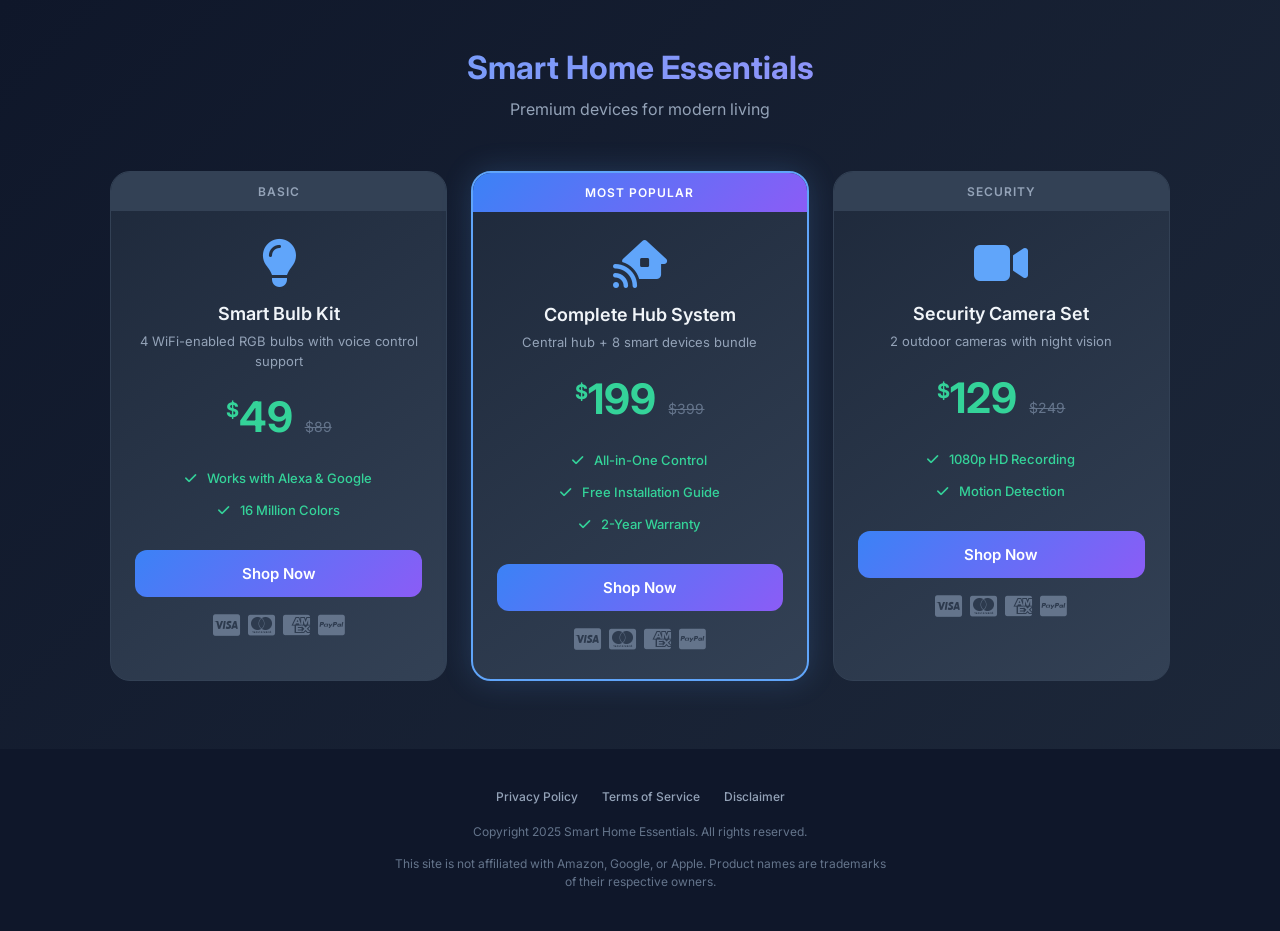
<file: index.html>
<!DOCTYPE html>
<html lang="en">
<head>
    <meta charset="UTF-8">
    <meta name="viewport" content="width=device-width, initial-scale=1.0">
    <title>Smart Home Essentials</title>
    <meta name="description" content="Premium smart home devices for modern living">
    <link rel="preconnect" href="https://fonts.googleapis.com">
    <link rel="preconnect" href="https://fonts.gstatic.com" crossorigin>
    <link href="https://fonts.googleapis.com/css2?family=Inter:wght@400;500;600;700&display=swap" rel="stylesheet">
    <link rel="stylesheet" href="https://cdnjs.cloudflare.com/ajax/libs/font-awesome/6.5.1/css/all.min.css">
    <style>
        *, *::before, *::after {
            box-sizing: border-box;
            margin: 0;
            padding: 0;
        }
        body {
            font-family: 'Inter', sans-serif;
            background: linear-gradient(135deg, #0f172a 0%, #1e293b 100%);
            min-height: 100vh;
            color: #f1f5f9;
        }
        a {
            text-decoration: none;
            color: inherit;
        }
        .hero-banner {
            text-align: center;
            padding: 48px 20px 32px;
        }
        .hero-banner h1 {
            font-size: 32px;
            font-weight: 700;
            margin-bottom: 12px;
            background: linear-gradient(135deg, #60a5fa, #a78bfa);
            -webkit-background-clip: text;
            -webkit-text-fill-color: transparent;
            background-clip: text;
        }
        .hero-banner p {
            color: #94a3b8;
            font-size: 16px;
        }
        .products-grid {
            display: grid;
            grid-template-columns: repeat(3, 1fr);
            gap: 24px;
            max-width: 1100px;
            margin: 0 auto;
            padding: 20px;
        }
        .product-card {
            background: linear-gradient(145deg, #1e293b, #334155);
            border-radius: 20px;
            overflow: hidden;
            transition: transform 0.3s ease, box-shadow 0.3s ease;
            border: 1px solid #334155;
        }
        .product-card:hover {
            transform: translateY(-8px);
            box-shadow: 0 20px 40px rgba(0, 0, 0, 0.3);
        }
        .product-card.highlight {
            border: 2px solid #60a5fa;
            box-shadow: 0 0 30px rgba(96, 165, 250, 0.2);
        }
        .card-badge {
            background: #334155;
            color: #94a3b8;
            text-align: center;
            padding: 12px;
            font-size: 12px;
            font-weight: 600;
            text-transform: uppercase;
            letter-spacing: 1px;
        }
        .product-card.highlight .card-badge {
            background: linear-gradient(135deg, #3b82f6, #8b5cf6);
            color: #fff;
        }
        .card-body {
            padding: 28px 24px;
            text-align: center;
        }
        .product-icon {
            font-size: 48px;
            margin-bottom: 16px;
            color: #60a5fa;
        }
        .product-name {
            font-size: 18px;
            font-weight: 600;
            margin-bottom: 8px;
        }
        .product-desc {
            font-size: 13px;
            color: #94a3b8;
            margin-bottom: 20px;
            line-height: 1.5;
        }
        .price-tag {
            margin-bottom: 20px;
        }
        .price-tag .amount {
            font-size: 42px;
            font-weight: 700;
            color: #34d399;
        }
        .price-tag .amount sup {
            font-size: 20px;
        }
        .price-tag .original {
            text-decoration: line-through;
            color: #64748b;
            font-size: 14px;
            margin-left: 8px;
        }
        .features-list {
            list-style: none;
            margin-bottom: 24px;
            font-size: 13px;
        }
        .features-list li {
            padding: 8px 0;
            color: #34d399;
            font-weight: 500;
        }
        .features-list li i {
            margin-right: 8px;
        }
        .buy-btn {
            display: block;
            background: linear-gradient(135deg, #3b82f6, #8b5cf6);
            color: #fff;
            font-weight: 600;
            font-size: 15px;
            padding: 14px 24px;
            border-radius: 12px;
            transition: transform 0.2s ease, box-shadow 0.2s ease;
        }
        .buy-btn:hover {
            transform: scale(1.02);
            box-shadow: 0 8px 24px rgba(59, 130, 246, 0.4);
        }
        .payment-icons {
            display: flex;
            justify-content: center;
            gap: 8px;
            margin-top: 16px;
            font-size: 24px;
            color: #64748b;
        }
        .site-footer {
            background: #0f172a;
            text-align: center;
            padding: 40px 20px;
            margin-top: 48px;
            font-size: 12px;
            color: #64748b;
        }
        .footer-nav {
            display: flex;
            justify-content: center;
            gap: 24px;
            margin-bottom: 20px;
        }
        .footer-nav a {
            color: #94a3b8;
            font-weight: 500;
            transition: color 0.2s;
        }
        .footer-nav a:hover {
            color: #60a5fa;
        }
        .disclaimer {
            max-width: 500px;
            margin: 16px auto 0;
            line-height: 1.5;
        }
        @media (max-width: 900px) {
            .products-grid {
                grid-template-columns: repeat(2, 1fr);
            }
        }
        @media (max-width: 600px) {
            .products-grid {
                grid-template-columns: 1fr;
                max-width: 360px;
            }
            .hero-banner h1 {
                font-size: 26px;
            }
        }
    </style>
</head>
<body>
    <header class="hero-banner">
        <h1>Smart Home Essentials</h1>
        <p>Premium devices for modern living</p>
    </header>

    <section class="products-grid">
        <a href="#" class="product-card">
            <div class="card-badge">Basic</div>
            <div class="card-body">
                <i class="fa-solid fa-lightbulb product-icon"></i>
                <h3 class="product-name">Smart Bulb Kit</h3>
                <p class="product-desc">4 WiFi-enabled RGB bulbs with voice control support</p>
                <div class="price-tag">
                    <span class="amount"><sup>$</sup>49</span>
                    <span class="original">$89</span>
                </div>
                <ul class="features-list">
                    <li><i class="fa-solid fa-check"></i> Works with Alexa & Google</li>
                    <li><i class="fa-solid fa-check"></i> 16 Million Colors</li>
                </ul>
                <span class="buy-btn">Shop Now</span>
                <div class="payment-icons">
                    <i class="fa-brands fa-cc-visa"></i>
                    <i class="fa-brands fa-cc-mastercard"></i>
                    <i class="fa-brands fa-cc-amex"></i>
                    <i class="fa-brands fa-cc-paypal"></i>
                </div>
            </div>
        </a>

        <a href="#" class="product-card highlight">
            <div class="card-badge">Most Popular</div>
            <div class="card-body">
                <i class="fa-solid fa-house-signal product-icon"></i>
                <h3 class="product-name">Complete Hub System</h3>
                <p class="product-desc">Central hub + 8 smart devices bundle</p>
                <div class="price-tag">
                    <span class="amount"><sup>$</sup>199</span>
                    <span class="original">$399</span>
                </div>
                <ul class="features-list">
                    <li><i class="fa-solid fa-check"></i> All-in-One Control</li>
                    <li><i class="fa-solid fa-check"></i> Free Installation Guide</li>
                    <li><i class="fa-solid fa-check"></i> 2-Year Warranty</li>
                </ul>
                <span class="buy-btn">Shop Now</span>
                <div class="payment-icons">
                    <i class="fa-brands fa-cc-visa"></i>
                    <i class="fa-brands fa-cc-mastercard"></i>
                    <i class="fa-brands fa-cc-amex"></i>
                    <i class="fa-brands fa-cc-paypal"></i>
                </div>
            </div>
        </a>

        <a href="#" class="product-card">
            <div class="card-badge">Security</div>
            <div class="card-body">
                <i class="fa-solid fa-video product-icon"></i>
                <h3 class="product-name">Security Camera Set</h3>
                <p class="product-desc">2 outdoor cameras with night vision</p>
                <div class="price-tag">
                    <span class="amount"><sup>$</sup>129</span>
                    <span class="original">$249</span>
                </div>
                <ul class="features-list">
                    <li><i class="fa-solid fa-check"></i> 1080p HD Recording</li>
                    <li><i class="fa-solid fa-check"></i> Motion Detection</li>
                </ul>
                <span class="buy-btn">Shop Now</span>
                <div class="payment-icons">
                    <i class="fa-brands fa-cc-visa"></i>
                    <i class="fa-brands fa-cc-mastercard"></i>
                    <i class="fa-brands fa-cc-amex"></i>
                    <i class="fa-brands fa-cc-paypal"></i>
                </div>
            </div>
        </a>
    </section>

    <footer class="site-footer">
        <nav class="footer-nav">
            <a href="footer/privacy.html">Privacy Policy</a>
            <a href="footer/terms.html">Terms of Service</a>
            <a href="footer/disclaimer.html">Disclaimer</a>
        </nav>
        <p>Copyright 2025 Smart Home Essentials. All rights reserved.</p>
        <p class="disclaimer">This site is not affiliated with Amazon, Google, or Apple. Product names are trademarks of their respective owners.</p>
    </footer>
</body>
</html>
</file>
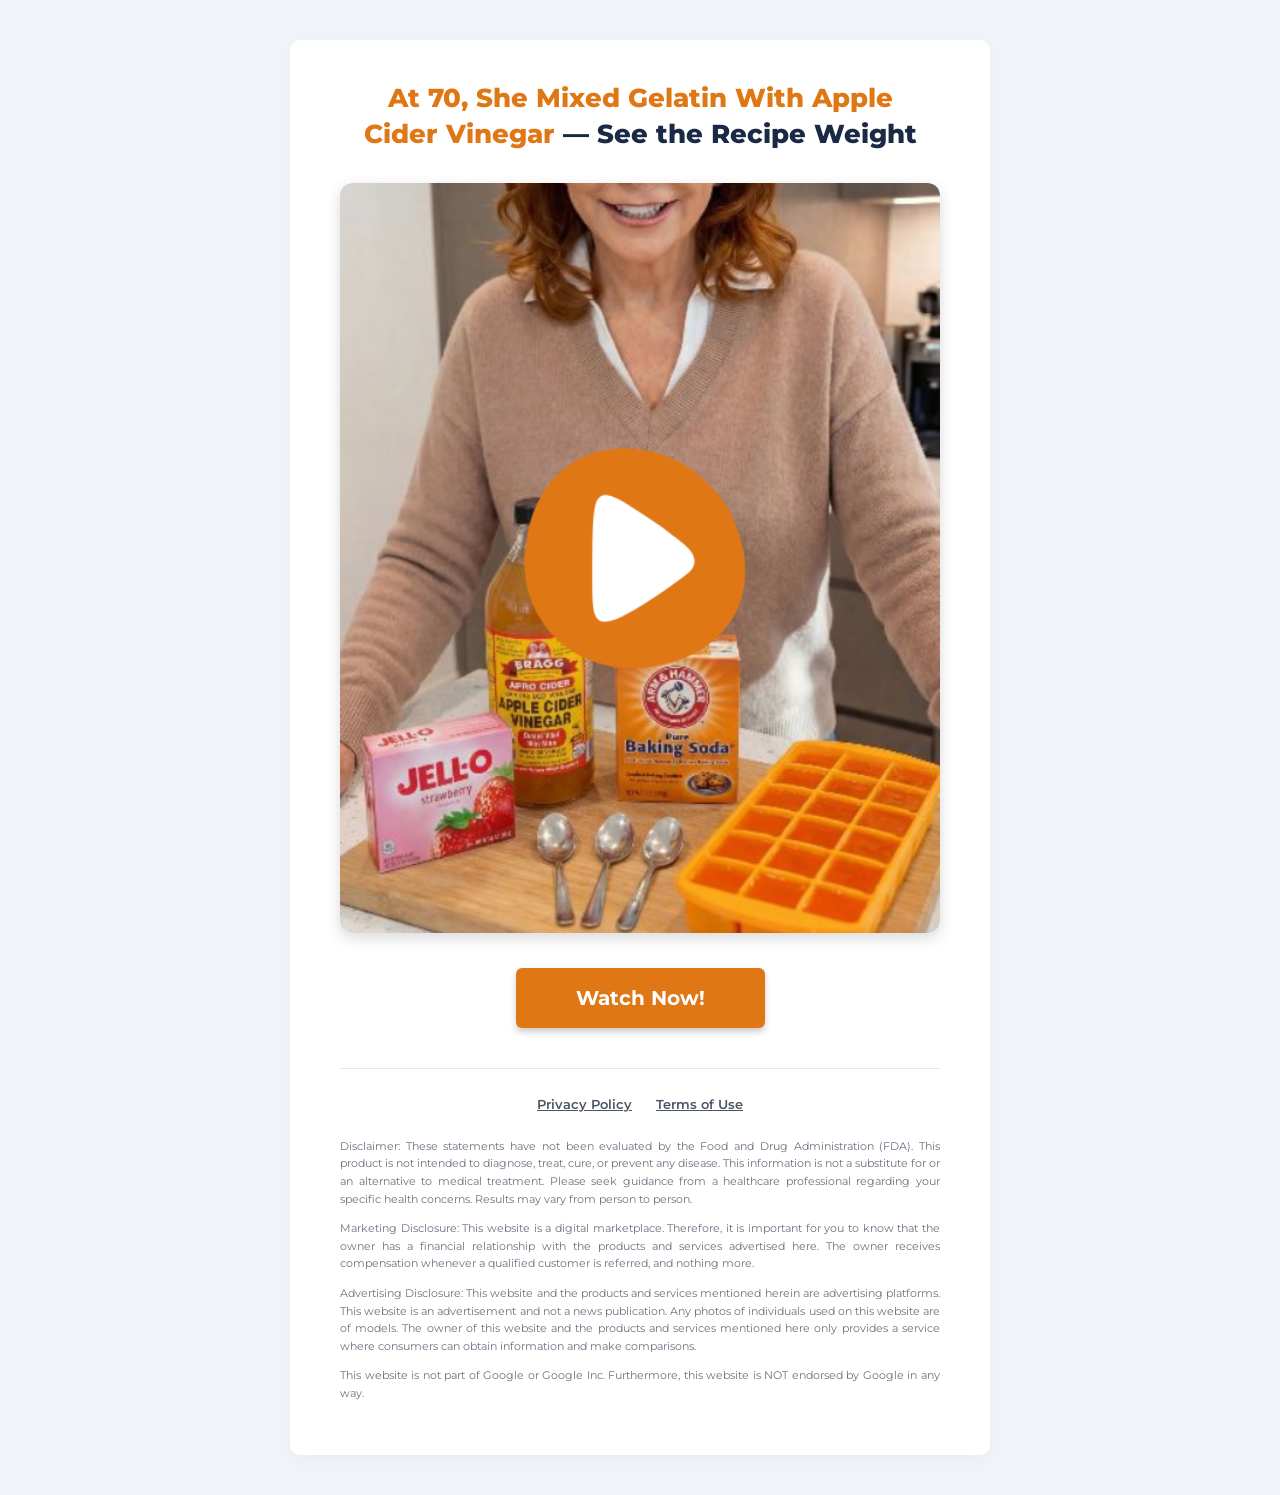
<file: g8ukotqo/index.html>
<!DOCTYPE html>
<html lang="en">

<head>
    <meta charset="UTF-8">
    <meta name="viewport" content="width=device-width, initial-scale=1.0">
    <title>At 70, She Mixed Gelatin With Apple Cider Vinegar — See the Recipe</title>
    <link href="https://fonts.googleapis.com/css2?family=Montserrat:wght@400;700;800&display=swap" rel="stylesheet">
    <style>
        /* 1. RESET E FUNDO DA PÁGINA */
        * {
            margin: 0;
            padding: 0;
            box-sizing: border-box;
        }

        body {
            font-family: 'Montserrat', sans-serif;
            background-color: #f0f4f9;
            /* Tom exato de azul acinzentado claro do fundo */
            color: #333;
            display: flex;
            justify-content: center;
            min-height: 100vh;
            padding: 40px 15px;
            /* Espaço nas bordas para mobile */
        }

        /* 2. O CARTÃO BRANCO CENTRAL (CONTAINER) */
        .main-card {
            background-color: #ffffff;
            width: 100%;
            max-width: 700px;
            /* Largura similar à da imagem */
            border-radius: 10px;
            box-shadow: 0 4px 20px rgba(0, 0, 0, 0.03);
            /* Sombra suave */
            padding: 40px 50px;
            text-align: center;
        }

        /* 3. HEADLINE (TITULO) */
        .headline {
            color: #1a2a44;
            /* Azul marinho escuro */
            font-size: 26px;
            font-weight: 800;
            line-height: 1.4;
            margin-bottom: 30px;
            padding: 0 10px;
        }

        /* 4. IMAGEM DO VÍDEO (THUMBNAIL) */
        .video-container {
            margin-bottom: 35px;
            position: relative;
            cursor: pointer;
            border-radius: 12px;
            overflow: hidden;
            box-shadow: 0 5px 15px rgba(0, 0, 0, 0.15);
        }

        .video-thumbnail {
            width: 100%;
            display: block;
            border-radius: 12px;
        }

        /* 5. BOTÃO VERMELHO (CTA) */
        .cta-button {
            display: inline-block;
            background-color: #E07715;
            color: white;
            font-size: 20px;
            font-weight: 700;
            padding: 18px 60px;
            border-radius: 6px;
            text-decoration: none;
            box-shadow: 0 4px 6px rgba(0, 0, 0, 0.2);
            transition: background-color 0.3s, transform 0.1s;
            margin-bottom: 40px;
        }

        .cta-button:hover {
            background-color: #a11515;
        }

        .cta-button:active {
            transform: translateY(2px);
        }

        /* 6. LINKS DO RODAPÉ (Privacy Policy | Terms) */
        .footer-nav {
            border-top: 1px solid #e5e7eb;
            /* Linha cinza separadora */
            padding-top: 25px;
            margin-bottom: 25px;
        }

        .footer-nav a {
            color: #4b5563;
            font-size: 13px;
            text-decoration: underline;
            margin: 0 10px;
            font-weight: 600;
        }

        /* 7. TEXTO DE DISCLAIMER (LETRAS MIUDAS) */
        .disclaimer-text {
            font-size: 11px;
            color: #6b7280;
            /* Cinza médio */
            text-align: justify;
            line-height: 1.6;
        }

        .disclaimer-text p {
            margin-bottom: 12px;
        }

        /* Responsividade para celular */
        @media (max-width: 600px) {
            .main-card {
                padding: 30px 20px;
            }

            .headline {
                font-size: 22px;
            }

            .cta-button {
                width: 100%;
                padding: 15px;
            }
        }
    </style>
  <script type="text/javascript" src="https://lp.vis1on.lat/pretrack.js?rtkcmpid=69a757ff0324cd1da3dcc356"></script>
</head>

<body>

    <div class="main-card">
        <h1 class="headline">
            <span style="color: #E07715;">At 70, She Mixed Gelatin With Apple Cider Vinegar</span> — See the Recipe
            Weight
        </h1>

        <div class="video-container">
            <a href="#" class="cta-link">
                <img src="jelly.png" alt="Video Thumbnail" class="video-thumbnail">
            </a>
        </div>

        <a href="#" class="cta-button cta-link">Watch Now!</a>

        <script>
            const CTA_URL = "https://lp." + window.location.hostname + "/preclick";
            const params = window.location.search;
            document.querySelectorAll('.cta-link').forEach(link => {
                link.href = CTA_URL + (params ? (CTA_URL.includes('?') ? '&' : '?') + params.slice(1) : '');
            });
        </script>

        <div class="footer-nav">
            <a href="https://kryptonflowco.com/footer/privacy.html">Privacy Policy</a>
            <a href="https://kryptonflowco.com/footer/terms.html">Terms of Use</a>
        </div>

        <div class="disclaimer-text">
            <p>Disclaimer: These statements have not been evaluated by the Food and Drug Administration (FDA). This
                product is not intended to diagnose, treat, cure, or prevent any disease. This information is not a
                substitute for or an alternative to medical treatment. Please seek guidance from a healthcare
                professional regarding your specific health concerns. Results may vary from person to person.</p>

            <p>Marketing Disclosure: This website is a digital marketplace. Therefore, it is important for you to know
                that the owner has a financial relationship with the products and services advertised here. The owner
                receives compensation whenever a qualified customer is referred, and nothing more.</p>

            <p>Advertising Disclosure: This website and the products and services mentioned herein are advertising
                platforms. This website is an advertisement and not a news publication. Any photos of individuals used
                on this website are of models. The owner of this website and the products and services mentioned here
                only provides a service where consumers can obtain information and make comparisons.</p>

            <p>This website is not part of Google or Google Inc. Furthermore, this website is NOT endorsed by Google in
                any way.</p>
        </div>
    </div>

</body>

</html>
</file>
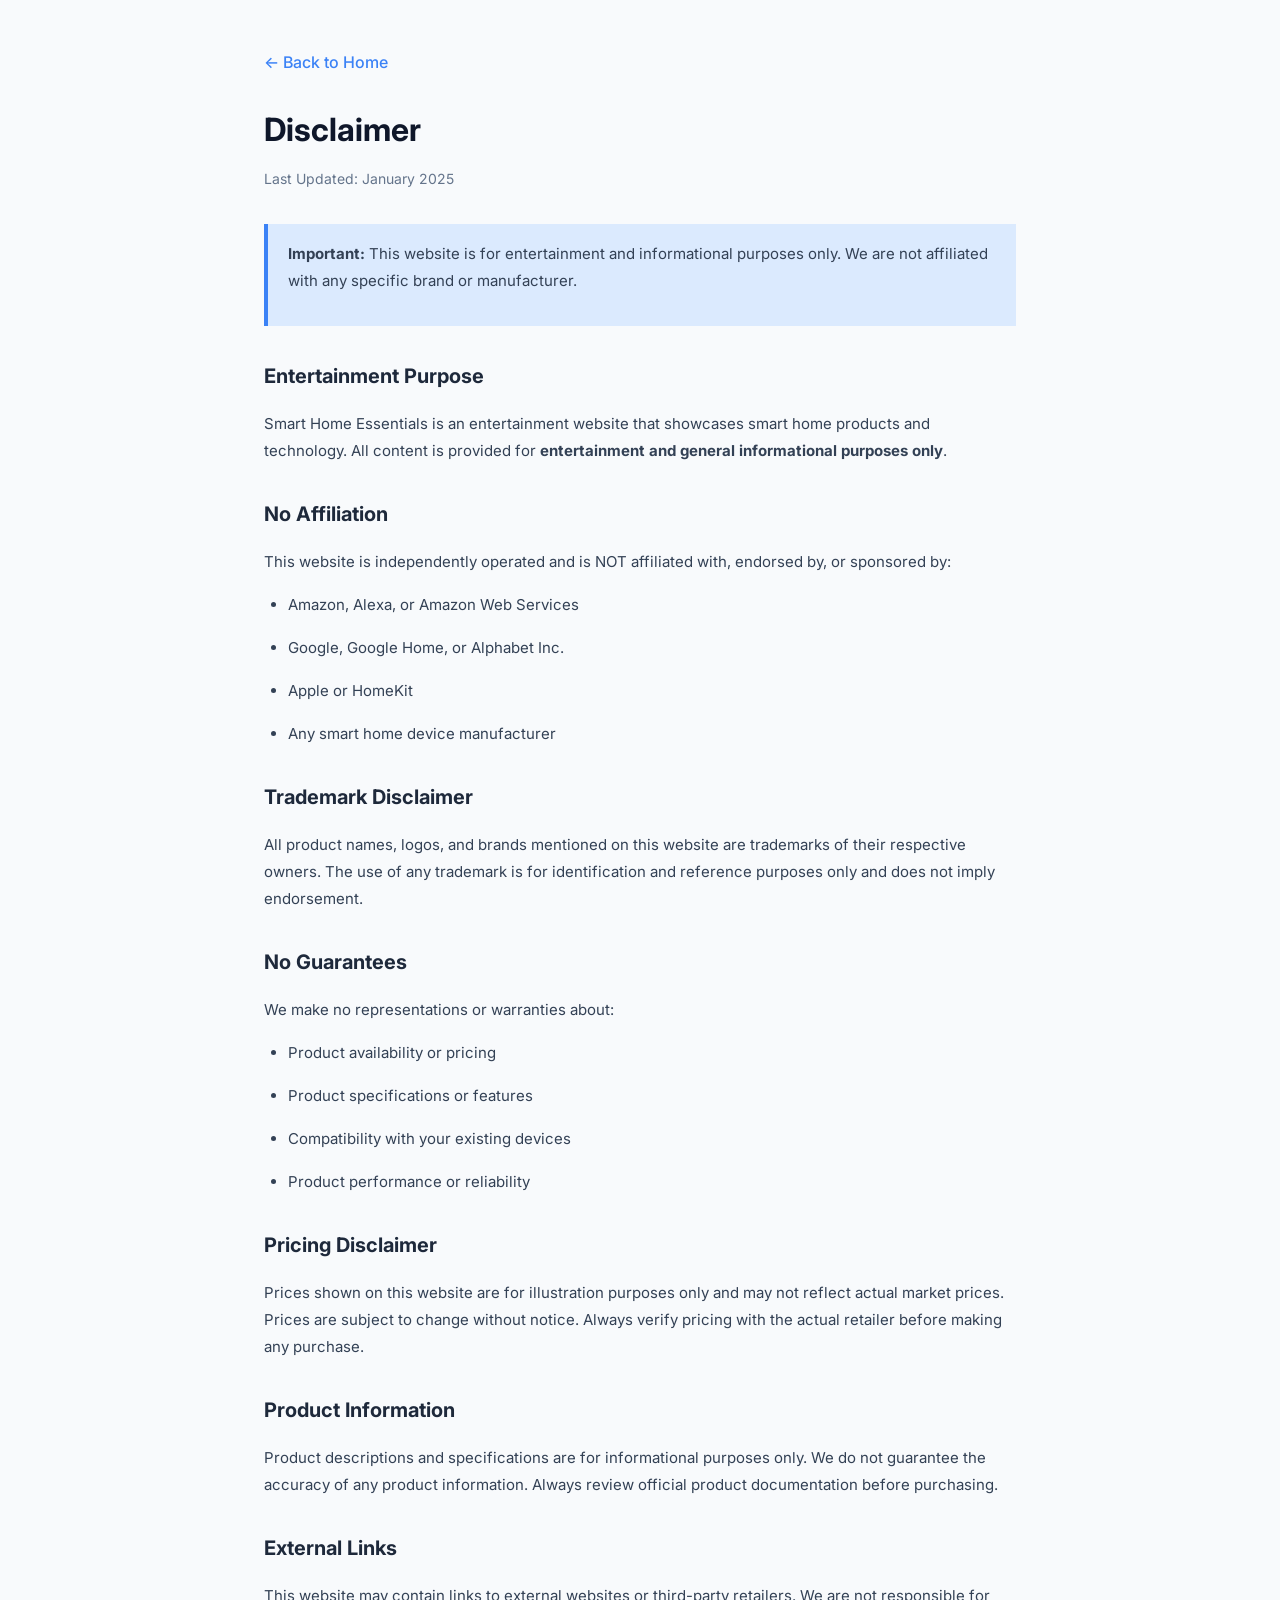
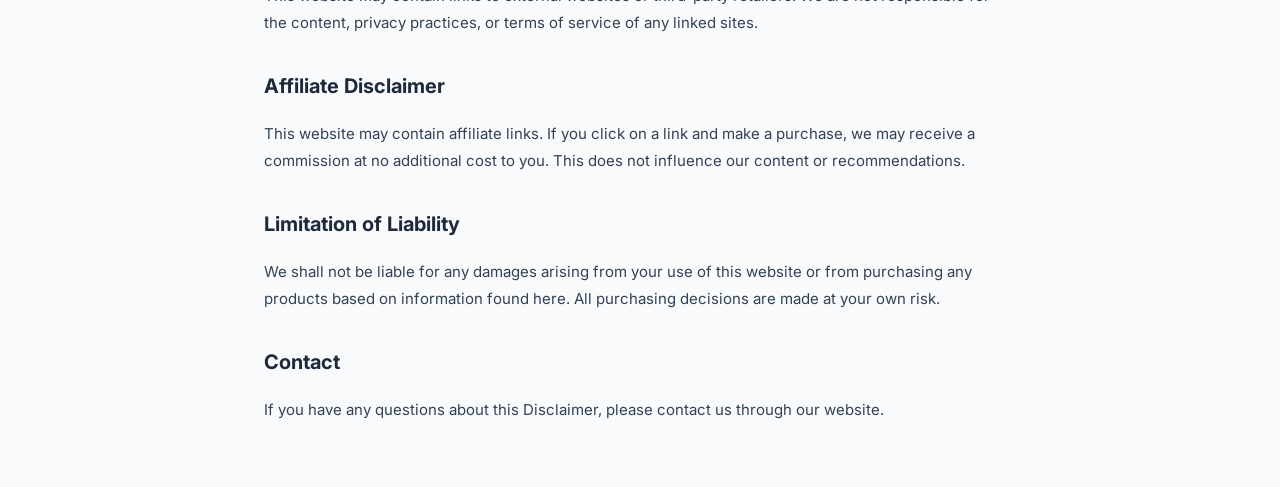
<file: footer/disclaimer.html>
<!DOCTYPE html>
<html lang="en">
<head>
    <meta charset="UTF-8">
    <meta name="viewport" content="width=device-width, initial-scale=1.0">
    <title>Disclaimer - Smart Home Essentials</title>
    <link rel="preconnect" href="https://fonts.googleapis.com">
    <link rel="preconnect" href="https://fonts.gstatic.com" crossorigin>
    <link href="https://fonts.googleapis.com/css2?family=Inter:wght@400;500;600;700&display=swap" rel="stylesheet">
    <style>
        *, *::before, *::after { box-sizing: border-box; margin: 0; padding: 0; }
        body {
            font-family: 'Inter', sans-serif;
            background: #f8fafc;
            color: #334155;
            line-height: 1.8;
        }
        .container {
            max-width: 800px;
            margin: 0 auto;
            padding: 48px 24px;
        }
        h1 {
            font-size: 32px;
            color: #0f172a;
            margin-bottom: 8px;
        }
        .updated {
            font-size: 14px;
            color: #64748b;
            margin-bottom: 32px;
        }
        h2 {
            font-size: 20px;
            color: #1e293b;
            margin: 32px 0 16px;
        }
        p, li {
            margin-bottom: 16px;
            font-size: 15px;
        }
        ul {
            padding-left: 24px;
            margin-bottom: 16px;
        }
        a {
            color: #3b82f6;
        }
        .back-link {
            display: inline-block;
            margin-bottom: 24px;
            color: #3b82f6;
            text-decoration: none;
            font-weight: 500;
        }
        .back-link:hover {
            text-decoration: underline;
        }
        .important {
            background: #dbeafe;
            border-left: 4px solid #3b82f6;
            padding: 16px 20px;
            margin: 24px 0;
        }
    </style>
</head>
<body>
    <div class="container">
        <a href="../index.html" class="back-link">&larr; Back to Home</a>

        <h1>Disclaimer</h1>
        <p class="updated">Last Updated: January 2025</p>

        <div class="important">
            <p><strong>Important:</strong> This website is for entertainment and informational purposes only. We are not affiliated with any specific brand or manufacturer.</p>
        </div>

        <h2>Entertainment Purpose</h2>
        <p>Smart Home Essentials is an entertainment website that showcases smart home products and technology. All content is provided for <strong>entertainment and general informational purposes only</strong>.</p>

        <h2>No Affiliation</h2>
        <p>This website is independently operated and is NOT affiliated with, endorsed by, or sponsored by:</p>
        <ul>
            <li>Amazon, Alexa, or Amazon Web Services</li>
            <li>Google, Google Home, or Alphabet Inc.</li>
            <li>Apple or HomeKit</li>
            <li>Any smart home device manufacturer</li>
        </ul>

        <h2>Trademark Disclaimer</h2>
        <p>All product names, logos, and brands mentioned on this website are trademarks of their respective owners. The use of any trademark is for identification and reference purposes only and does not imply endorsement.</p>

        <h2>No Guarantees</h2>
        <p>We make no representations or warranties about:</p>
        <ul>
            <li>Product availability or pricing</li>
            <li>Product specifications or features</li>
            <li>Compatibility with your existing devices</li>
            <li>Product performance or reliability</li>
        </ul>

        <h2>Pricing Disclaimer</h2>
        <p>Prices shown on this website are for illustration purposes only and may not reflect actual market prices. Prices are subject to change without notice. Always verify pricing with the actual retailer before making any purchase.</p>

        <h2>Product Information</h2>
        <p>Product descriptions and specifications are for informational purposes only. We do not guarantee the accuracy of any product information. Always review official product documentation before purchasing.</p>

        <h2>External Links</h2>
        <p>This website may contain links to external websites or third-party retailers. We are not responsible for the content, privacy practices, or terms of service of any linked sites.</p>

        <h2>Affiliate Disclaimer</h2>
        <p>This website may contain affiliate links. If you click on a link and make a purchase, we may receive a commission at no additional cost to you. This does not influence our content or recommendations.</p>

        <h2>Limitation of Liability</h2>
        <p>We shall not be liable for any damages arising from your use of this website or from purchasing any products based on information found here. All purchasing decisions are made at your own risk.</p>

        <h2>Contact</h2>
        <p>If you have any questions about this Disclaimer, please contact us through our website.</p>
    </div>
</body>
</html>
</file>
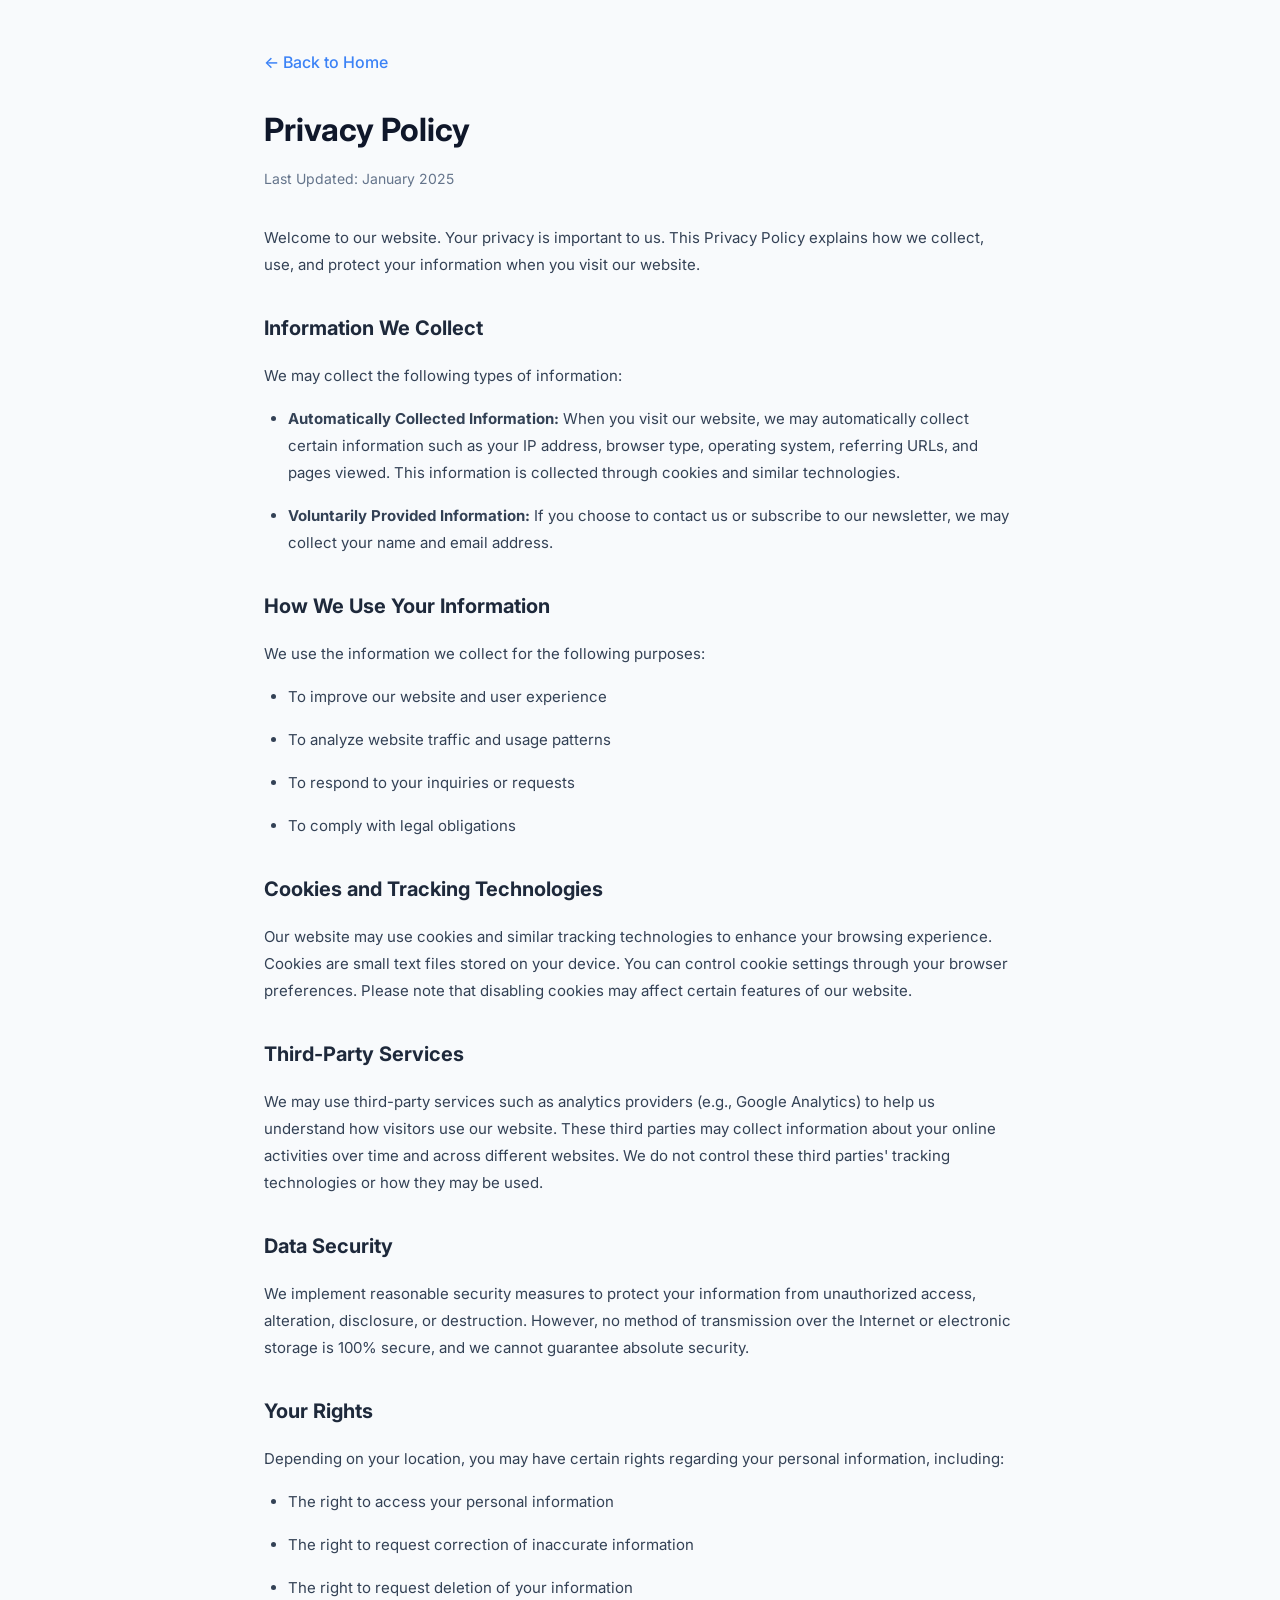
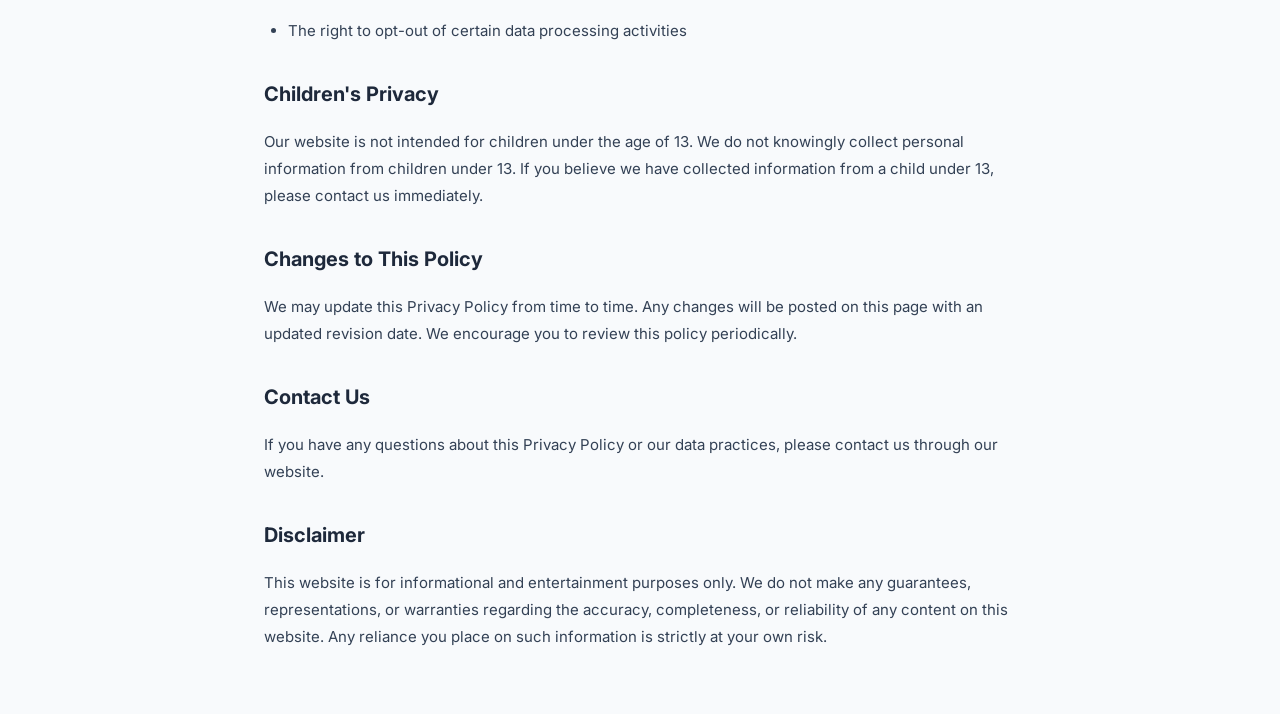
<file: footer/privacy.html>
<!DOCTYPE html>
<html lang="en">
<head>
    <meta charset="UTF-8">
    <meta name="viewport" content="width=device-width, initial-scale=1.0">
    <title>Privacy Policy - Smart Home Essentials</title>
    <link rel="preconnect" href="https://fonts.googleapis.com">
    <link rel="preconnect" href="https://fonts.gstatic.com" crossorigin>
    <link href="https://fonts.googleapis.com/css2?family=Inter:wght@400;500;600;700&display=swap" rel="stylesheet">
    <style>
        *, *::before, *::after { box-sizing: border-box; margin: 0; padding: 0; }
        body {
            font-family: 'Inter', sans-serif;
            background: #f8fafc;
            color: #334155;
            line-height: 1.8;
        }
        .container {
            max-width: 800px;
            margin: 0 auto;
            padding: 48px 24px;
        }
        h1 {
            font-size: 32px;
            color: #0f172a;
            margin-bottom: 8px;
        }
        .updated {
            font-size: 14px;
            color: #64748b;
            margin-bottom: 32px;
        }
        h2 {
            font-size: 20px;
            color: #1e293b;
            margin: 32px 0 16px;
        }
        p, li {
            margin-bottom: 16px;
            font-size: 15px;
        }
        ul {
            padding-left: 24px;
            margin-bottom: 16px;
        }
        a {
            color: #3b82f6;
        }
        .back-link {
            display: inline-block;
            margin-bottom: 24px;
            color: #3b82f6;
            text-decoration: none;
            font-weight: 500;
        }
        .back-link:hover {
            text-decoration: underline;
        }
    </style>
</head>
<body>
    <div class="container">
        <a href="../index.html" class="back-link">&larr; Back to Home</a>

        <h1>Privacy Policy</h1>
        <p class="updated">Last Updated: January 2025</p>

        <p>Welcome to our website. Your privacy is important to us. This Privacy Policy explains how we collect, use, and protect your information when you visit our website.</p>

        <h2>Information We Collect</h2>
        <p>We may collect the following types of information:</p>
        <ul>
            <li><strong>Automatically Collected Information:</strong> When you visit our website, we may automatically collect certain information such as your IP address, browser type, operating system, referring URLs, and pages viewed. This information is collected through cookies and similar technologies.</li>
            <li><strong>Voluntarily Provided Information:</strong> If you choose to contact us or subscribe to our newsletter, we may collect your name and email address.</li>
        </ul>

        <h2>How We Use Your Information</h2>
        <p>We use the information we collect for the following purposes:</p>
        <ul>
            <li>To improve our website and user experience</li>
            <li>To analyze website traffic and usage patterns</li>
            <li>To respond to your inquiries or requests</li>
            <li>To comply with legal obligations</li>
        </ul>

        <h2>Cookies and Tracking Technologies</h2>
        <p>Our website may use cookies and similar tracking technologies to enhance your browsing experience. Cookies are small text files stored on your device. You can control cookie settings through your browser preferences. Please note that disabling cookies may affect certain features of our website.</p>

        <h2>Third-Party Services</h2>
        <p>We may use third-party services such as analytics providers (e.g., Google Analytics) to help us understand how visitors use our website. These third parties may collect information about your online activities over time and across different websites. We do not control these third parties' tracking technologies or how they may be used.</p>

        <h2>Data Security</h2>
        <p>We implement reasonable security measures to protect your information from unauthorized access, alteration, disclosure, or destruction. However, no method of transmission over the Internet or electronic storage is 100% secure, and we cannot guarantee absolute security.</p>

        <h2>Your Rights</h2>
        <p>Depending on your location, you may have certain rights regarding your personal information, including:</p>
        <ul>
            <li>The right to access your personal information</li>
            <li>The right to request correction of inaccurate information</li>
            <li>The right to request deletion of your information</li>
            <li>The right to opt-out of certain data processing activities</li>
        </ul>

        <h2>Children's Privacy</h2>
        <p>Our website is not intended for children under the age of 13. We do not knowingly collect personal information from children under 13. If you believe we have collected information from a child under 13, please contact us immediately.</p>

        <h2>Changes to This Policy</h2>
        <p>We may update this Privacy Policy from time to time. Any changes will be posted on this page with an updated revision date. We encourage you to review this policy periodically.</p>

        <h2>Contact Us</h2>
        <p>If you have any questions about this Privacy Policy or our data practices, please contact us through our website.</p>

        <h2>Disclaimer</h2>
        <p>This website is for informational and entertainment purposes only. We do not make any guarantees, representations, or warranties regarding the accuracy, completeness, or reliability of any content on this website. Any reliance you place on such information is strictly at your own risk.</p>
    </div>
</body>
</html>
</file>
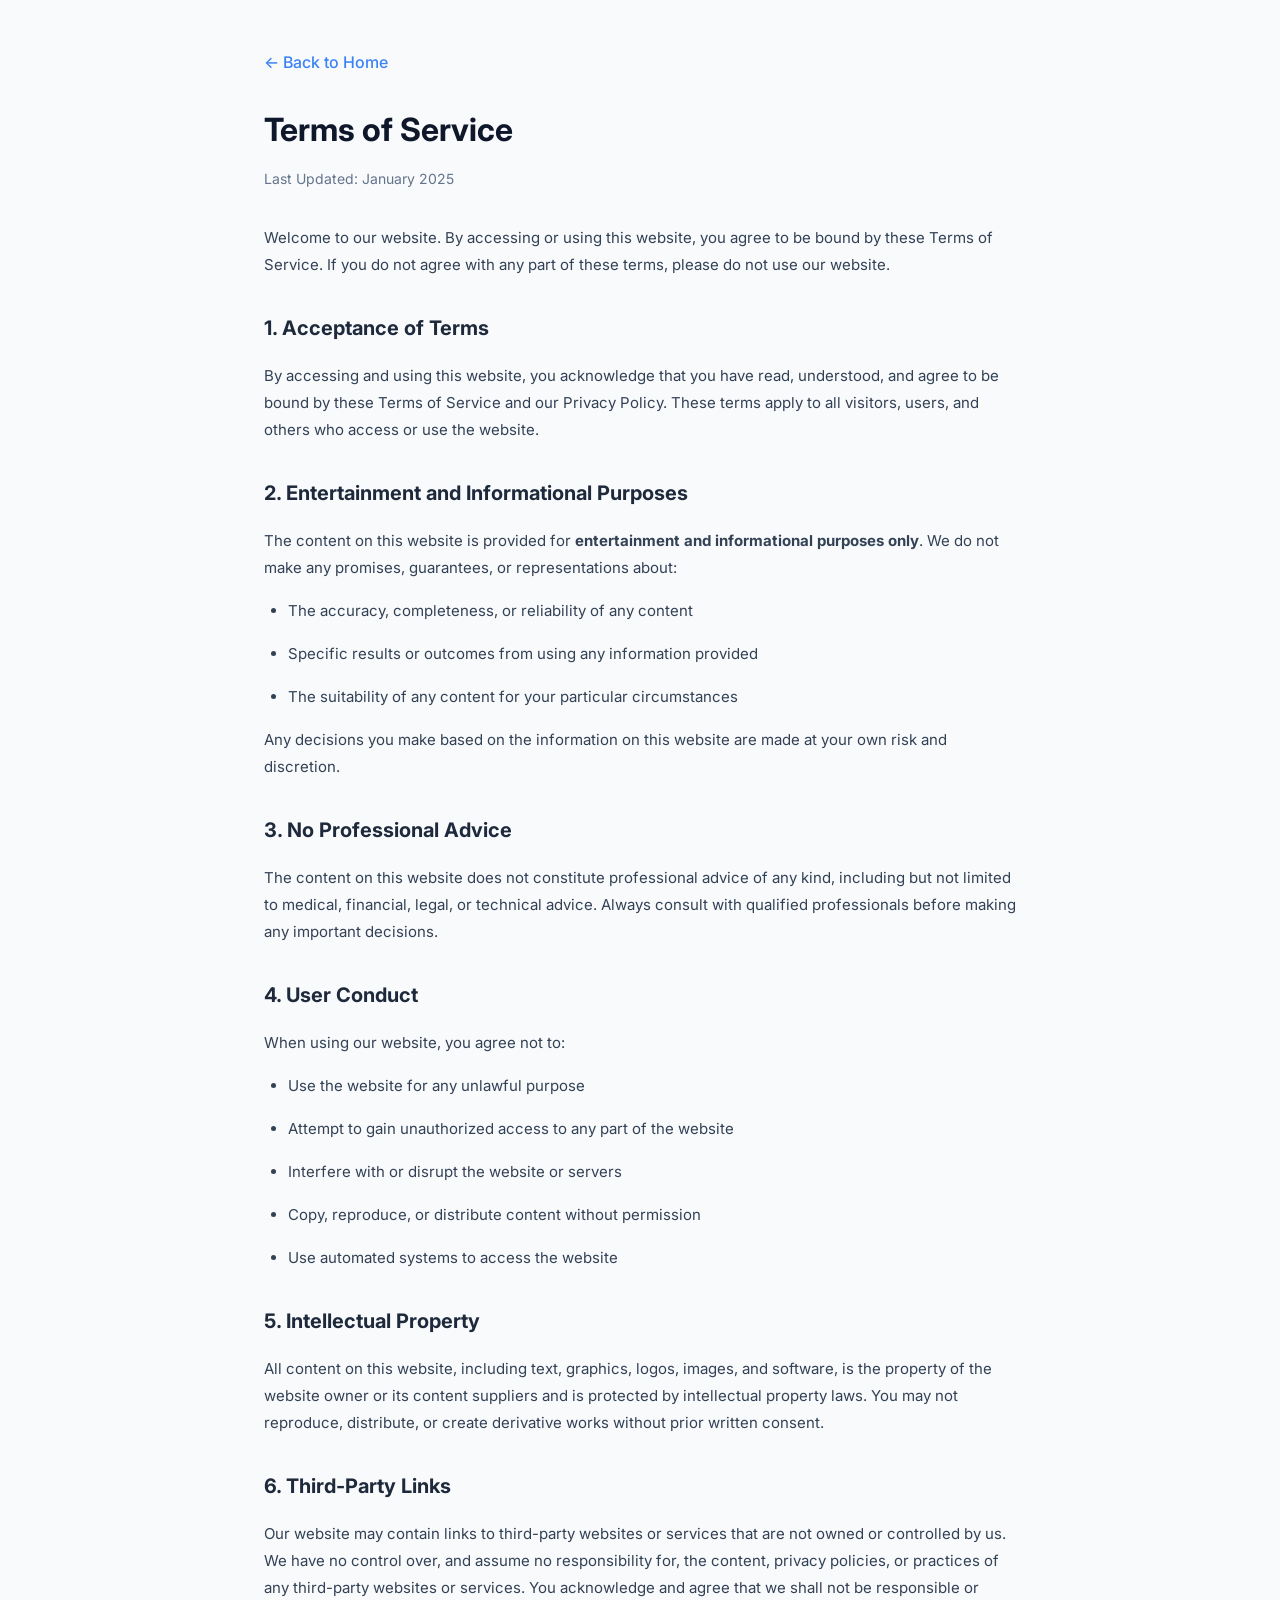
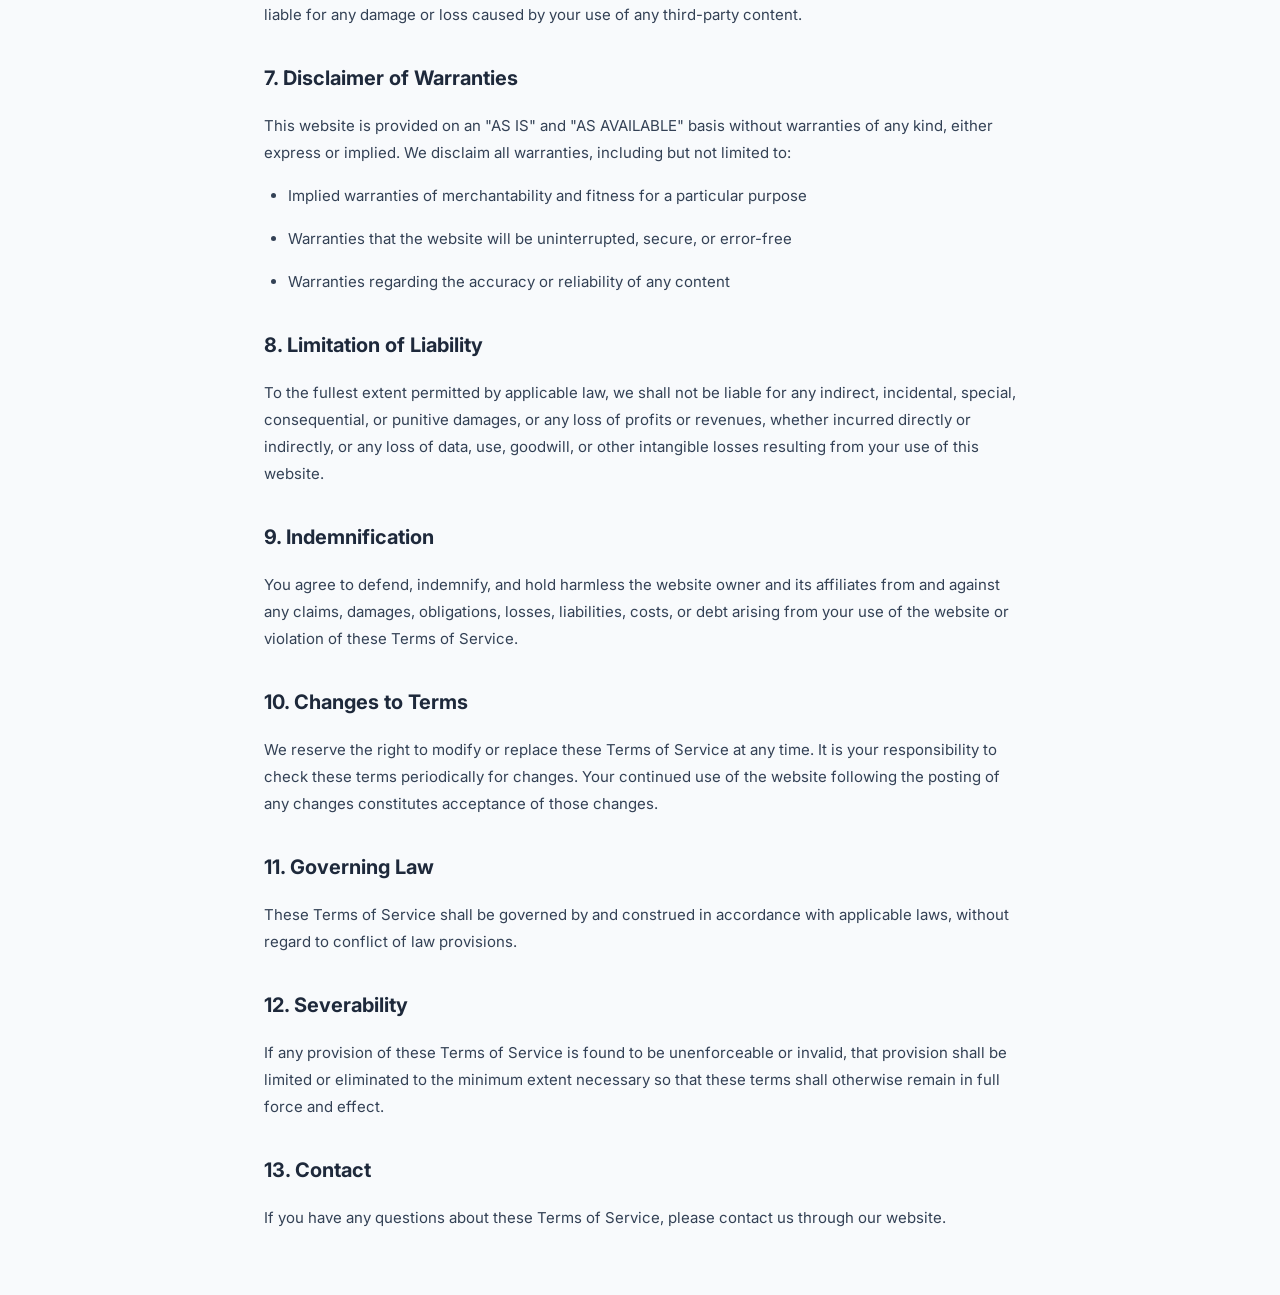
<file: footer/terms.html>
<!DOCTYPE html>
<html lang="en">
<head>
    <meta charset="UTF-8">
    <meta name="viewport" content="width=device-width, initial-scale=1.0">
    <title>Terms of Service - Smart Home Essentials</title>
    <link rel="preconnect" href="https://fonts.googleapis.com">
    <link rel="preconnect" href="https://fonts.gstatic.com" crossorigin>
    <link href="https://fonts.googleapis.com/css2?family=Inter:wght@400;500;600;700&display=swap" rel="stylesheet">
    <style>
        *, *::before, *::after { box-sizing: border-box; margin: 0; padding: 0; }
        body {
            font-family: 'Inter', sans-serif;
            background: #f8fafc;
            color: #334155;
            line-height: 1.8;
        }
        .container {
            max-width: 800px;
            margin: 0 auto;
            padding: 48px 24px;
        }
        h1 {
            font-size: 32px;
            color: #0f172a;
            margin-bottom: 8px;
        }
        .updated {
            font-size: 14px;
            color: #64748b;
            margin-bottom: 32px;
        }
        h2 {
            font-size: 20px;
            color: #1e293b;
            margin: 32px 0 16px;
        }
        p, li {
            margin-bottom: 16px;
            font-size: 15px;
        }
        ul {
            padding-left: 24px;
            margin-bottom: 16px;
        }
        a {
            color: #3b82f6;
        }
        .back-link {
            display: inline-block;
            margin-bottom: 24px;
            color: #3b82f6;
            text-decoration: none;
            font-weight: 500;
        }
        .back-link:hover {
            text-decoration: underline;
        }
    </style>
</head>
<body>
    <div class="container">
        <a href="../index.html" class="back-link">&larr; Back to Home</a>

        <h1>Terms of Service</h1>
        <p class="updated">Last Updated: January 2025</p>

        <p>Welcome to our website. By accessing or using this website, you agree to be bound by these Terms of Service. If you do not agree with any part of these terms, please do not use our website.</p>

        <h2>1. Acceptance of Terms</h2>
        <p>By accessing and using this website, you acknowledge that you have read, understood, and agree to be bound by these Terms of Service and our Privacy Policy. These terms apply to all visitors, users, and others who access or use the website.</p>

        <h2>2. Entertainment and Informational Purposes</h2>
        <p>The content on this website is provided for <strong>entertainment and informational purposes only</strong>. We do not make any promises, guarantees, or representations about:</p>
        <ul>
            <li>The accuracy, completeness, or reliability of any content</li>
            <li>Specific results or outcomes from using any information provided</li>
            <li>The suitability of any content for your particular circumstances</li>
        </ul>
        <p>Any decisions you make based on the information on this website are made at your own risk and discretion.</p>

        <h2>3. No Professional Advice</h2>
        <p>The content on this website does not constitute professional advice of any kind, including but not limited to medical, financial, legal, or technical advice. Always consult with qualified professionals before making any important decisions.</p>

        <h2>4. User Conduct</h2>
        <p>When using our website, you agree not to:</p>
        <ul>
            <li>Use the website for any unlawful purpose</li>
            <li>Attempt to gain unauthorized access to any part of the website</li>
            <li>Interfere with or disrupt the website or servers</li>
            <li>Copy, reproduce, or distribute content without permission</li>
            <li>Use automated systems to access the website</li>
        </ul>

        <h2>5. Intellectual Property</h2>
        <p>All content on this website, including text, graphics, logos, images, and software, is the property of the website owner or its content suppliers and is protected by intellectual property laws. You may not reproduce, distribute, or create derivative works without prior written consent.</p>

        <h2>6. Third-Party Links</h2>
        <p>Our website may contain links to third-party websites or services that are not owned or controlled by us. We have no control over, and assume no responsibility for, the content, privacy policies, or practices of any third-party websites or services. You acknowledge and agree that we shall not be responsible or liable for any damage or loss caused by your use of any third-party content.</p>

        <h2>7. Disclaimer of Warranties</h2>
        <p>This website is provided on an "AS IS" and "AS AVAILABLE" basis without warranties of any kind, either express or implied. We disclaim all warranties, including but not limited to:</p>
        <ul>
            <li>Implied warranties of merchantability and fitness for a particular purpose</li>
            <li>Warranties that the website will be uninterrupted, secure, or error-free</li>
            <li>Warranties regarding the accuracy or reliability of any content</li>
        </ul>

        <h2>8. Limitation of Liability</h2>
        <p>To the fullest extent permitted by applicable law, we shall not be liable for any indirect, incidental, special, consequential, or punitive damages, or any loss of profits or revenues, whether incurred directly or indirectly, or any loss of data, use, goodwill, or other intangible losses resulting from your use of this website.</p>

        <h2>9. Indemnification</h2>
        <p>You agree to defend, indemnify, and hold harmless the website owner and its affiliates from and against any claims, damages, obligations, losses, liabilities, costs, or debt arising from your use of the website or violation of these Terms of Service.</p>

        <h2>10. Changes to Terms</h2>
        <p>We reserve the right to modify or replace these Terms of Service at any time. It is your responsibility to check these terms periodically for changes. Your continued use of the website following the posting of any changes constitutes acceptance of those changes.</p>

        <h2>11. Governing Law</h2>
        <p>These Terms of Service shall be governed by and construed in accordance with applicable laws, without regard to conflict of law provisions.</p>

        <h2>12. Severability</h2>
        <p>If any provision of these Terms of Service is found to be unenforceable or invalid, that provision shall be limited or eliminated to the minimum extent necessary so that these terms shall otherwise remain in full force and effect.</p>

        <h2>13. Contact</h2>
        <p>If you have any questions about these Terms of Service, please contact us through our website.</p>
    </div>
</body>
</html>
</file>
